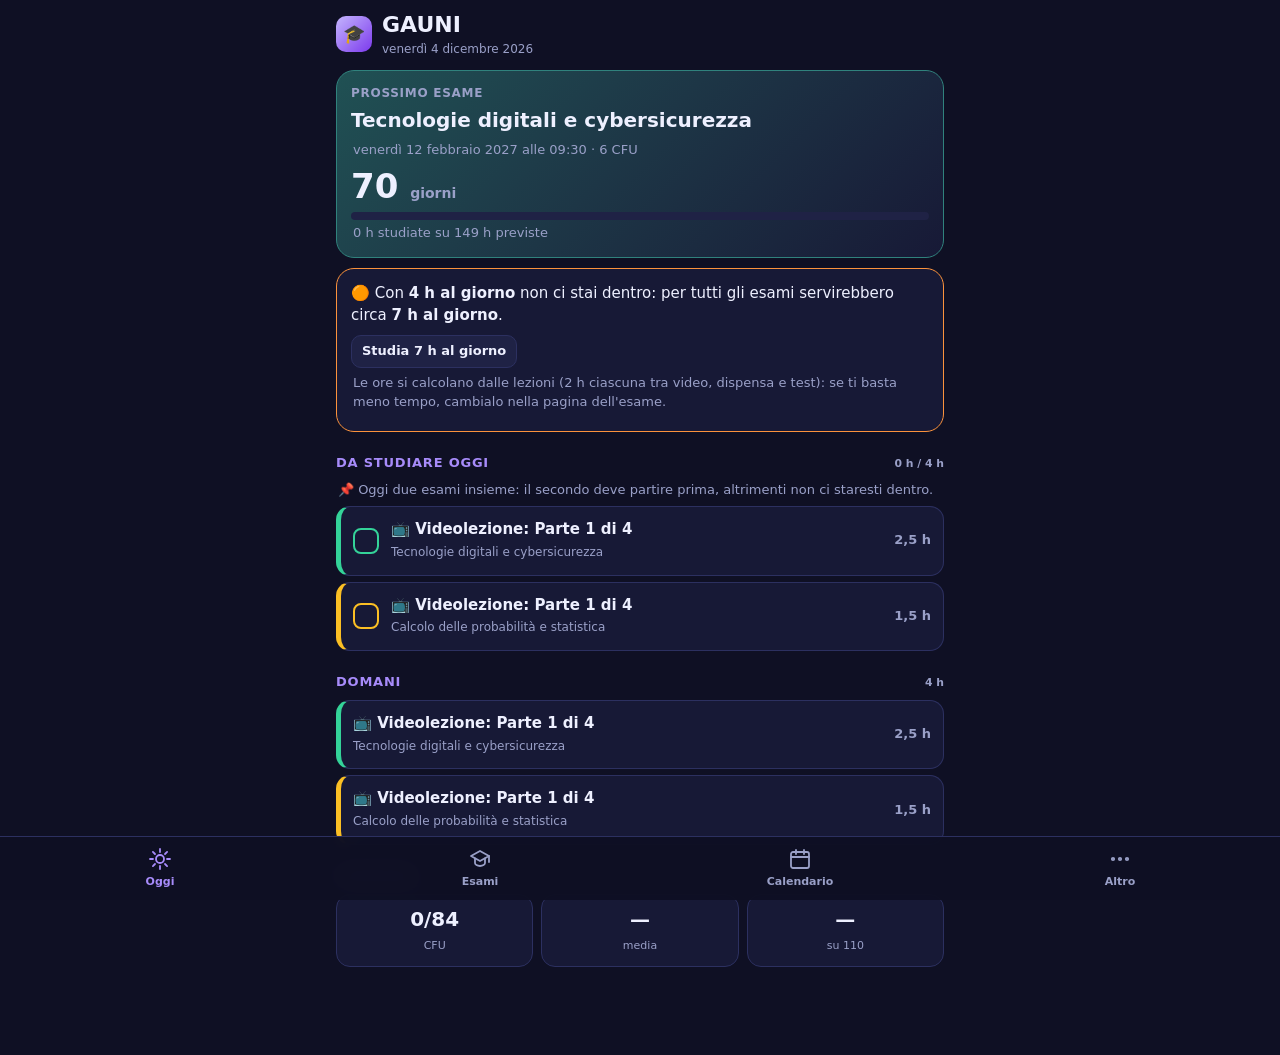
<file: index.html>
<!doctype html>
<html lang="it">
<head>
  <meta charset="utf-8">
  <meta name="viewport" content="width=device-width,initial-scale=1,viewport-fit=cover">
  <meta name="theme-color" content="#0f1024">
  <!-- iPhone: si installa da Safari con Condividi → Aggiungi alla schermata Home -->
  <meta name="apple-mobile-web-app-capable" content="yes">
  <meta name="mobile-web-app-capable" content="yes">
  <meta name="apple-mobile-web-app-status-bar-style" content="black-translucent">
  <meta name="apple-mobile-web-app-title" content="GAUNI">
  <title>GAUNI</title>
  <link rel="manifest" href="manifest.webmanifest">
  <link rel="icon" href="icons/icon-192.png">
  <link rel="apple-touch-icon" href="icons/icon-180.png">
  <link rel="stylesheet" href="css/style.css">
</head>
<body>
  <main id="view"></main>

  <nav id="nav">
    <a href="#/" data-tab="oggi"><svg viewBox="0 0 24 24"><circle cx="12" cy="12" r="4"/><path d="M12 2v3M12 19v3M2 12h3M19 12h3M4.9 4.9l2.1 2.1M17 17l2.1 2.1M4.9 19.1 7 17M17 7l2.1-2.1"/></svg>Oggi</a>
    <a href="#/esami" data-tab="esami"><svg viewBox="0 0 24 24"><path d="M3 9l9-5 9 5-9 5-9-5z"/><path d="M7 11.5V16c0 1.5 2.2 3 5 3s5-1.5 5-3v-4.5M21 9v6"/></svg>Esami</a>
    <a href="#/calendario" data-tab="calendario"><svg viewBox="0 0 24 24"><rect x="3" y="5" width="18" height="16" rx="2"/><path d="M3 10h18M8 3v4M16 3v4"/></svg>Calendario</a>
    <a href="#/altro" data-tab="altro"><svg viewBox="0 0 24 24"><circle cx="5" cy="12" r="1.2"/><circle cx="12" cy="12" r="1.2"/><circle cx="19" cy="12" r="1.2"/></svg>Altro</a>
  </nav>

  <dialog id="sheet"></dialog>
  <div id="toast" hidden></div>

  <script type="module" src="js/app.js"></script>
</body>
</html>
</file>
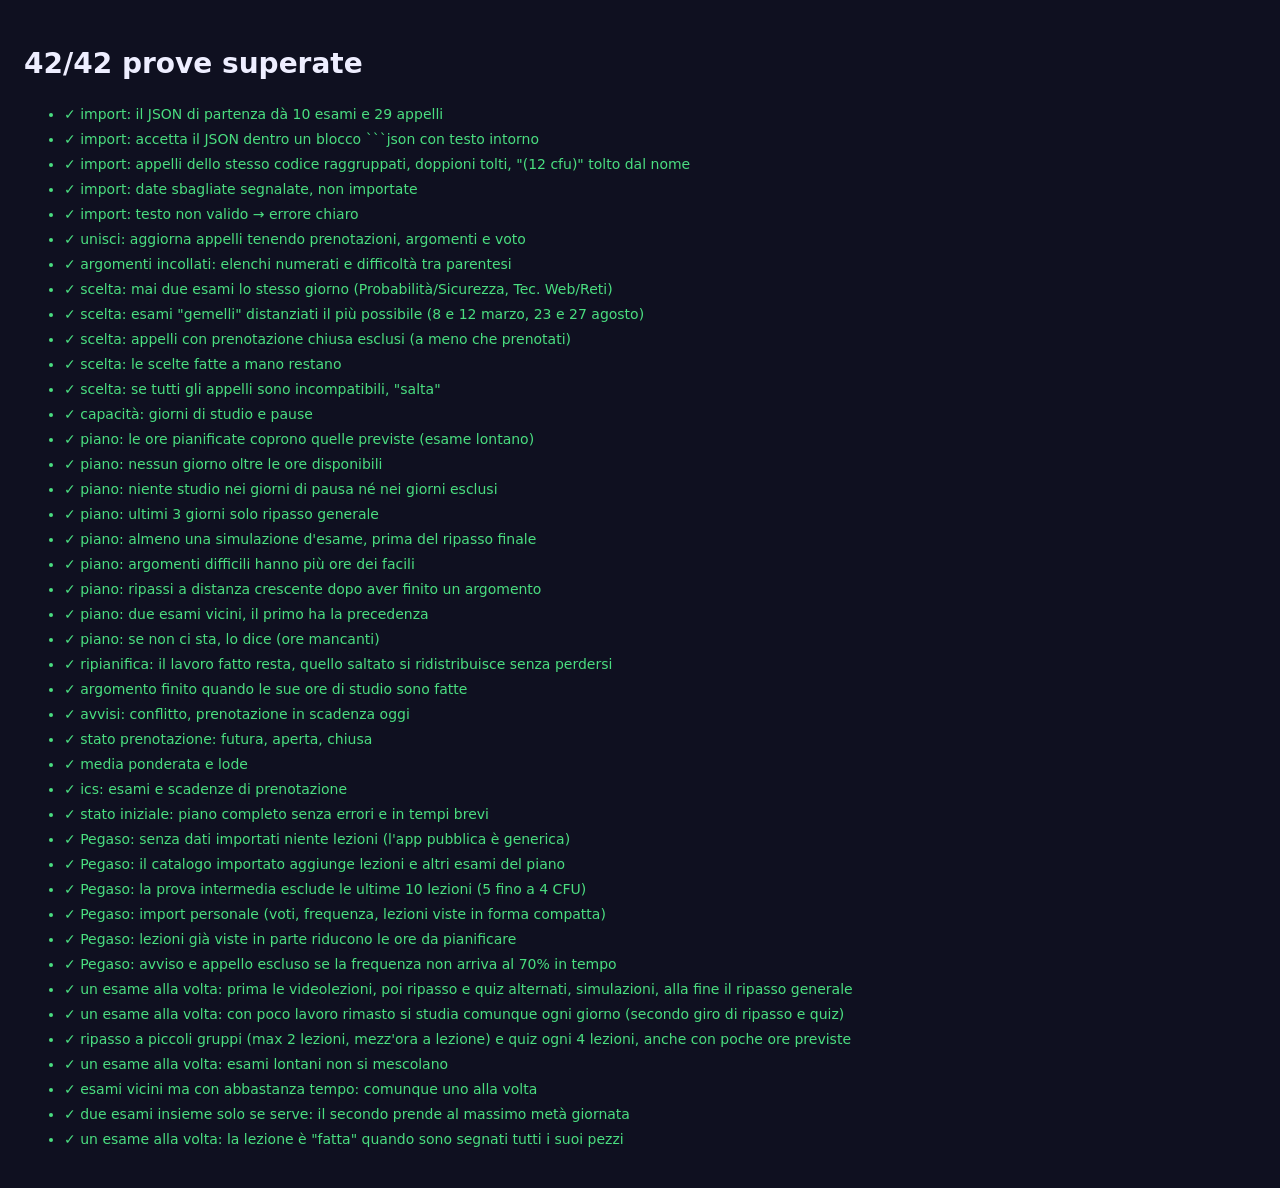
<file: tests.html>
<!doctype html>
<html lang="it">
<head>
  <meta charset="utf-8">
  <meta name="viewport" content="width=device-width,initial-scale=1">
  <title>GAUNI · prove</title>
  <style>
    body { font: 14px/1.5 system-ui, sans-serif; background: #0f1020; color: #eef; padding: 16px; }
    li { margin: 4px 0; } .ok { color: #4ade80; } .ko { color: #f87171; } small { color: #aab; display: block; }
  </style>
</head>
<body>
  <h1 id="tot">Prove…</h1>
  <ul id="list"></ul>
  <script type="module">
    import risultati from './js/tests.js';
    const ko = risultati.filter(r => !r[0]);
    document.getElementById('tot').textContent = `${risultati.length - ko.length}/${risultati.length} prove superate`;
    document.getElementById('list').innerHTML = risultati.map(([ok, nome, err]) => `<li class="${ok ? 'ok' : 'ko'}">${ok ? '✓' : '✗'} ${nome}${err ? `<small>${err}</small>` : ''}</li>`).join('');
    window.risultati = risultati;
  </script>
</body>
</html>
</file>
<file: css/style.css>
/* GAUNI: blu notte e viola, un colore per ogni esame. */
:root {
  --bg: #0f1024;
  --panel: #171936;
  --panel-2: #1f2245;
  --line: #2c3060;
  --text: #eef0ff;
  --muted: #9aa0c8;
  --accent: #a78bfa;
  --accent-ink: #1b0f3d;
  --red: #f87171;
  --orange: #fb923c;
  --green: #4ade80;
  --blue: #60a5fa;
  --nav-h: 64px;
}

* { box-sizing: border-box; }
html { -webkit-text-size-adjust: 100%; }
body {
  margin: 0; background: var(--bg); color: var(--text);
  font: 15px/1.45 system-ui, -apple-system, "Segoe UI", Roboto, sans-serif;
  -webkit-tap-highlight-color: transparent;
}
button, input, textarea, select { font: inherit; color: inherit; }
button { cursor: pointer; }
a { color: inherit; text-decoration: none; }

main {
  max-width: 640px; margin: 0 auto;
  padding: calc(env(safe-area-inset-top) + 8px) 16px calc(var(--nav-h) + env(safe-area-inset-bottom) + 24px);
}
h1 { font-size: 22px; margin: 0; flex: 1; }
h2 { display: flex; justify-content: space-between; align-items: baseline; font-size: 13px; letter-spacing: .06em; text-transform: uppercase; color: var(--accent); margin: 22px 0 8px; }
h2 small { color: var(--muted); font-weight: 600; letter-spacing: 0; text-transform: none; }
.note { color: var(--muted); font-size: 13px; margin: 6px 2px; }
.empty { color: var(--muted); text-align: center; padding: 22px 10px; }

/* Intestazione */
.top { display: flex; align-items: center; gap: 10px; min-height: 52px; }
.top small { display: block; color: var(--muted); font-size: 12px; font-weight: 500; }
.brand { display: grid; place-items: center; width: 36px; height: 36px; border-radius: 10px; flex: none; background: linear-gradient(135deg, #c4b5fd, #7c3aed); color: var(--accent-ink); font-weight: 900; font-size: 18px; }
.back { font-size: 30px; line-height: 1; padding: 0 6px 4px 0; color: var(--accent); }

/* Pulsanti */
.primary { display: block; width: 100%; padding: 14px; margin: 12px 0 4px; border: 0; border-radius: 14px; text-align: center; background: var(--accent); color: var(--accent-ink); font-weight: 800; font-size: 16px; }
.secondary { display: inline-flex; align-items: center; justify-content: center; gap: 6px; padding: 11px 14px; border: 1px solid var(--line); border-radius: 12px; background: var(--panel-2); font-weight: 600; }
.secondary.wide { width: 100%; margin-top: 10px; }
.secondary.small { padding: 6px 10px; font-size: 13px; border-radius: 10px; }
.link { background: none; border: 0; color: var(--accent); padding: 8px 4px; font-weight: 600; }
.link.danger { color: var(--red); display: block; margin: 18px auto 0; }
.icon { width: 40px; height: 40px; border: 0; border-radius: 50%; background: var(--panel-2); color: var(--text); font-size: 18px; flex: none; }
.row-buttons { display: flex; gap: 8px; flex-wrap: wrap; margin-top: 10px; }
.row-buttons > * { flex: 1; }

/* Schede */
.card { display: block; background: var(--panel); border: 1px solid var(--line); border-radius: 18px; padding: 14px; margin: 10px 0; }
.card.hero { background: linear-gradient(135deg, color-mix(in srgb, var(--c, var(--accent)) 30%, var(--panel)), var(--panel)); border-color: color-mix(in srgb, var(--c, var(--accent)) 50%, var(--line)); }
.hero .kicker { font-size: 12px; color: var(--muted); text-transform: uppercase; letter-spacing: .06em; font-weight: 700; }
.hero h3 { margin: 4px 0 2px; font-size: 20px; }
.hero .count { font-size: 34px; font-weight: 900; line-height: 1.1; margin-top: 8px; }
.hero .count small { font-size: 14px; color: var(--muted); font-weight: 600; }
.stats { display: grid; grid-template-columns: repeat(3, 1fr); gap: 8px; }
.stat { background: var(--panel); border: 1px solid var(--line); border-radius: 14px; padding: 10px; text-align: center; }
.stat b { display: block; font-size: 20px; }
.stat small { color: var(--muted); font-size: 11px; }

/* Avvisi */
.alerts { display: grid; gap: 6px; }
.alert { display: flex; gap: 10px; align-items: flex-start; padding: 10px 12px; border-radius: 12px; font-size: 14px; background: var(--panel); border-left: 4px solid var(--blue); }
.alert.rosso { border-color: var(--red); background: color-mix(in srgb, var(--red) 10%, var(--panel)); }
.alert.arancio { border-color: var(--orange); }
.alert.verde { border-color: var(--green); }
.alert span { flex: 1; }
.alert button { flex: none; }

/* Compiti del giorno */
.tasks { display: grid; gap: 6px; }
.task { display: flex; align-items: center; gap: 12px; padding: 12px; border-radius: 14px; background: var(--panel); border: 1px solid var(--line); border-left: 5px solid var(--c); width: 100%; text-align: left; }
.task .check { width: 26px; height: 26px; border-radius: 8px; border: 2px solid var(--c); display: grid; place-items: center; flex: none; font-weight: 900; color: var(--accent-ink); }
.task.done .check { background: var(--c); }
.task.done .t-body { opacity: .5; text-decoration: line-through; }
.t-body { flex: 1; min-width: 0; }
.t-body b { display: block; font-size: 15px; }
.t-body small { color: var(--muted); font-size: 12px; }
.task .h { font-weight: 800; color: var(--muted); font-size: 13px; white-space: nowrap; }
.behind { display: flex; gap: 12px; align-items: center; }
.behind span { flex: 1; }

/* Esami */
.exam { display: block; position: relative; padding: 12px 14px 12px 18px; border-radius: 16px; background: var(--panel); border: 1px solid var(--line); margin: 8px 0; overflow: hidden; }
.exam::before { content: ''; position: absolute; left: 0; top: 0; bottom: 0; width: 6px; background: var(--c); }
.exam-head { display: flex; align-items: baseline; gap: 8px; }
.exam-head b { flex: 1; font-size: 16px; }
.exam-head small, .exam .sub { color: var(--muted); font-size: 12px; }
.exam.passed { opacity: .75; }
.chips { display: flex; flex-wrap: wrap; gap: 6px; margin: 10px 0 6px; }
.chip { padding: 6px 10px; border-radius: 999px; border: 1px solid var(--line); background: var(--panel-2); font-size: 13px; font-weight: 600; }
.chip.on { background: var(--c, var(--accent)); color: var(--accent-ink); border-color: transparent; }
.chip.off { opacity: .45; }
.chip small { font-weight: 500; opacity: .8; }
.badge { display: inline-block; padding: 2px 8px; border-radius: 999px; font-size: 11px; font-weight: 700; background: var(--panel-2); color: var(--muted); }
.badge.rosso { background: color-mix(in srgb, var(--red) 22%, transparent); color: #fecaca; }
.badge.verde { background: color-mix(in srgb, var(--green) 20%, transparent); color: #bbf7d0; }
.badge.arancio { background: color-mix(in srgb, var(--orange) 22%, transparent); color: #fed7aa; }
.bar { height: 8px; border-radius: 4px; background: var(--panel-2); overflow: hidden; margin: 6px 0 2px; }
.bar i { display: block; height: 100%; background: var(--c, var(--accent)); border-radius: 4px; }

/* Righe e campi */
.list { display: grid; gap: 6px; }
.row { display: flex; align-items: center; gap: 10px; width: 100%; padding: 12px; border-radius: 14px; background: var(--panel); border: 1px solid var(--line); text-align: left; }
.row > span:first-child { flex: 1; min-width: 0; }
.row b { display: block; }
.row small { color: var(--muted); font-size: 12px; }
.field { display: grid; gap: 4px; margin: 10px 0; }
.field > span { color: var(--muted); font-size: 13px; }
.field input, .field select, textarea { width: 100%; padding: 11px 12px; border-radius: 12px; border: 1px solid var(--line); background: var(--panel-2); }
textarea { min-height: 120px; resize: vertical; font-size: 13px; }
.inline { display: flex; gap: 8px; align-items: center; }
.inline > * { flex: 1; }
.stepper { display: flex; align-items: center; gap: 10px; }
.stepper b { min-width: 60px; text-align: center; font-size: 18px; }
.days { display: grid; grid-template-columns: repeat(7, 1fr); gap: 4px; }
.days button { padding: 10px 0; border-radius: 10px; border: 1px solid var(--line); background: var(--panel-2); font-weight: 700; font-size: 13px; }
.days button.on { background: var(--accent); color: var(--accent-ink); border-color: transparent; }
.check-line { display: flex; gap: 10px; align-items: center; margin: 10px 0; }
.check-line input { width: 20px; height: 20px; accent-color: var(--accent); }
input[type=range] { width: 100%; accent-color: var(--accent); }

/* Argomenti */
.topic { display: flex; align-items: center; gap: 8px; padding: 9px 10px; border-radius: 12px; background: var(--panel); border: 1px solid var(--line); }
.topic .t { flex: 1; min-width: 0; }
.topic.done .t { text-decoration: line-through; color: var(--muted); }
.diff { padding: 4px 8px; border-radius: 999px; border: 0; font-size: 11px; font-weight: 800; }
.diff.facile { background: color-mix(in srgb, var(--green) 25%, transparent); color: #bbf7d0; }
.diff.medio { background: color-mix(in srgb, var(--orange) 25%, transparent); color: #fed7aa; }
.diff.difficile { background: color-mix(in srgb, var(--red) 25%, transparent); color: #fecaca; }
.x { background: none; border: 0; color: var(--muted); font-size: 18px; padding: 0 4px; }
.tick { width: 24px; height: 24px; border-radius: 7px; border: 2px solid var(--c, var(--accent)); background: none; flex: none; font-weight: 900; color: var(--accent-ink); }
.tick.on { background: var(--c, var(--accent)); }

/* Calendario */
.seg { display: flex; gap: 4px; background: var(--panel); border: 1px solid var(--line); padding: 4px; border-radius: 12px; }
.seg button { flex: 1; padding: 8px; border: 0; border-radius: 9px; background: none; font-weight: 700; color: var(--muted); }
.seg button.on { background: var(--accent); color: var(--accent-ink); }
.cal-nav { display: flex; align-items: center; gap: 8px; margin: 12px 0 6px; }
.cal-nav b { flex: 1; text-align: center; text-transform: capitalize; }
.month { display: grid; grid-template-columns: repeat(7, 1fr); gap: 3px; }
.month .dow { text-align: center; font-size: 11px; color: var(--muted); font-weight: 700; padding: 4px 0; }
.day { min-height: 58px; padding: 4px; border-radius: 10px; background: var(--panel); border: 1px solid transparent; text-align: left; display: flex; flex-direction: column; gap: 2px; }
.day.out { opacity: .3; }
.day.today { border-color: var(--accent); }
.day .n { font-size: 12px; font-weight: 700; }
.day.exam-day { background: color-mix(in srgb, var(--c) 35%, var(--panel)); }
.day.exam-day .n::after { content: ' 🎓'; }
.day .bars { display: flex; flex-direction: column; gap: 2px; margin-top: auto; }
.day .bars i { display: block; height: 4px; border-radius: 2px; background: var(--c); }
.day.pausa { background: repeating-linear-gradient(135deg, var(--panel), var(--panel) 6px, var(--panel-2) 6px, var(--panel-2) 12px); }
.week-day { margin: 8px 0; }
.week-day > b { display: block; font-size: 13px; color: var(--muted); margin: 10px 2px 4px; text-transform: capitalize; }
.week-day.today > b { color: var(--accent); }
.legend { display: flex; flex-wrap: wrap; gap: 6px 12px; margin-top: 12px; font-size: 12px; color: var(--muted); }
.legend span::before { content: ''; display: inline-block; width: 10px; height: 10px; border-radius: 3px; background: var(--c); margin-right: 5px; vertical-align: -1px; }

/* Finestra in basso e avvisi */
dialog#sheet { width: 100%; max-width: 640px; max-height: 88vh; margin: auto auto 0; padding: 16px 16px calc(env(safe-area-inset-bottom) + 16px); border: 0; border-radius: 20px 20px 0 0; background: var(--panel); color: var(--text); overflow: auto; }
dialog#sheet::backdrop { background: rgba(0, 0, 0, .55); }
.sheet-head { display: flex; align-items: center; gap: 10px; margin-bottom: 6px; }
.sheet-head h2 { flex: 1; margin: 0; font-size: 17px; text-transform: none; letter-spacing: 0; color: var(--text); }
#toast { position: fixed; left: 50%; bottom: calc(var(--nav-h) + env(safe-area-inset-bottom) + 14px); transform: translateX(-50%); max-width: calc(100% - 32px); padding: 10px 16px; border-radius: 12px; background: #fff; color: #111; font-weight: 600; font-size: 14px; z-index: 50; box-shadow: 0 6px 20px rgba(0, 0, 0, .4); }

/* Barra in basso */
#nav { position: fixed; left: 0; right: 0; bottom: 0; z-index: 10; display: flex; justify-content: space-around; height: calc(var(--nav-h) + env(safe-area-inset-bottom)); padding-bottom: env(safe-area-inset-bottom); background: rgba(15, 16, 36, .96); border-top: 1px solid var(--line); backdrop-filter: blur(10px); }
#nav a { flex: 1; display: grid; justify-items: center; align-content: center; gap: 3px; color: var(--muted); font-size: 11px; font-weight: 600; }
#nav a.on { color: var(--accent); }
#nav svg { width: 24px; height: 24px; fill: none; stroke: currentColor; stroke-width: 1.8; stroke-linecap: round; stroke-linejoin: round; }
.fasi { display: grid; gap: 8px; margin: 10px 0 4px; }
.fasi > div { padding: 8px 10px; border-radius: 12px; background: var(--panel-2); border: 1px solid transparent; }
.fasi > div.on { border-color: var(--c, var(--accent)); }
.fasi b { font-size: 13px; }
.fasi small { color: var(--muted); font-size: 11px; }
</file>
